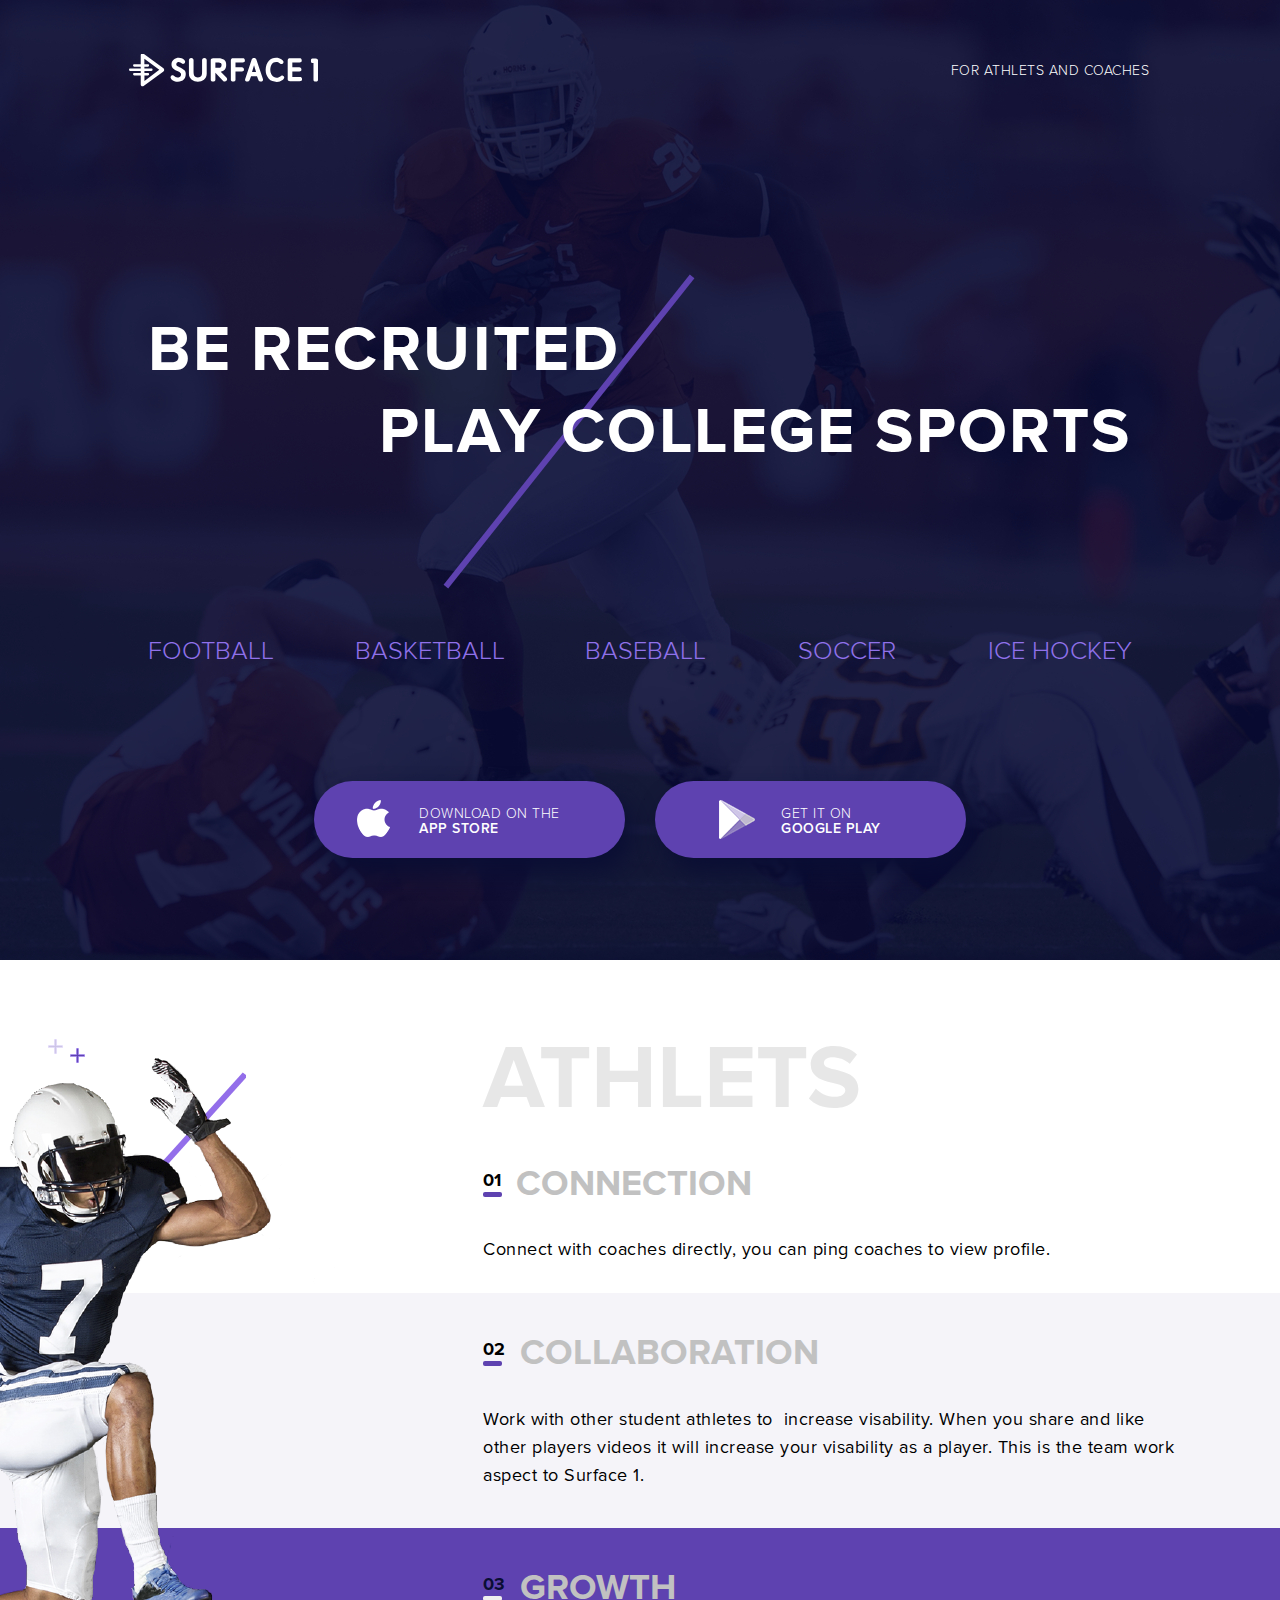
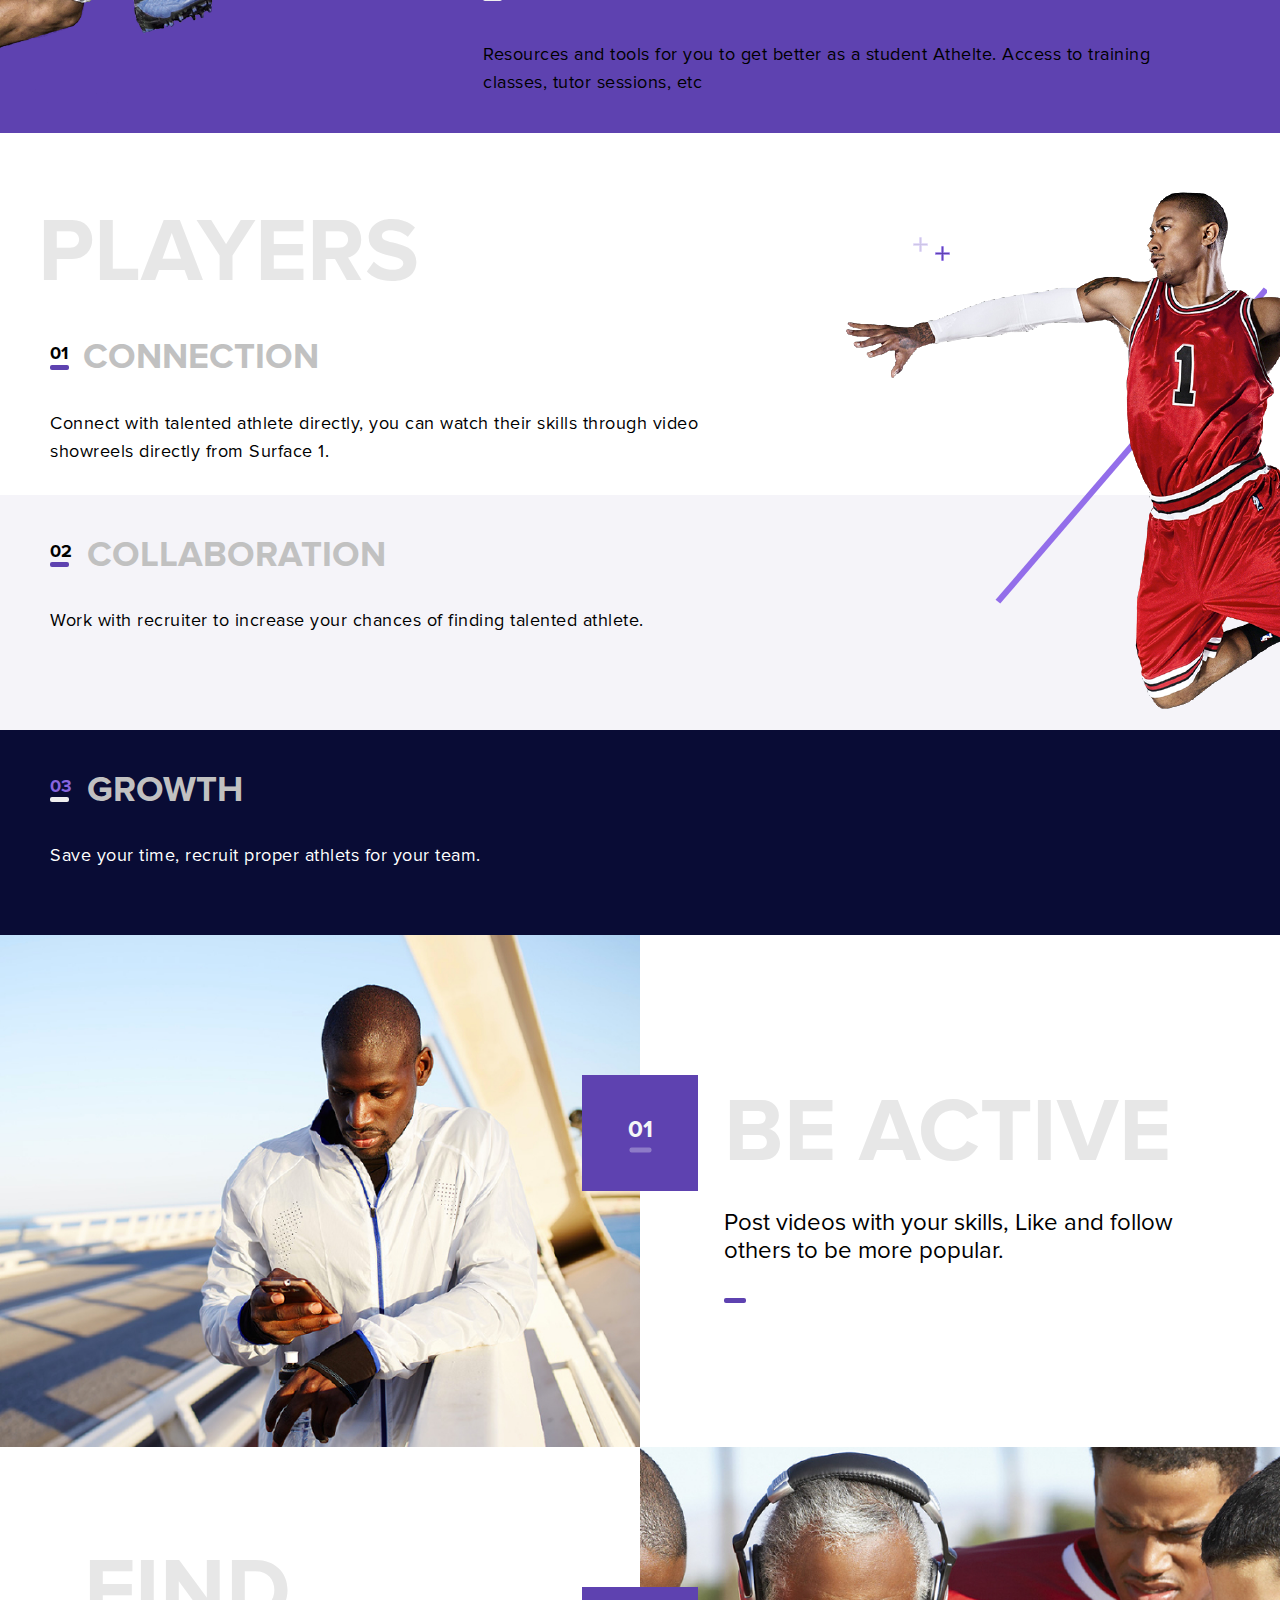
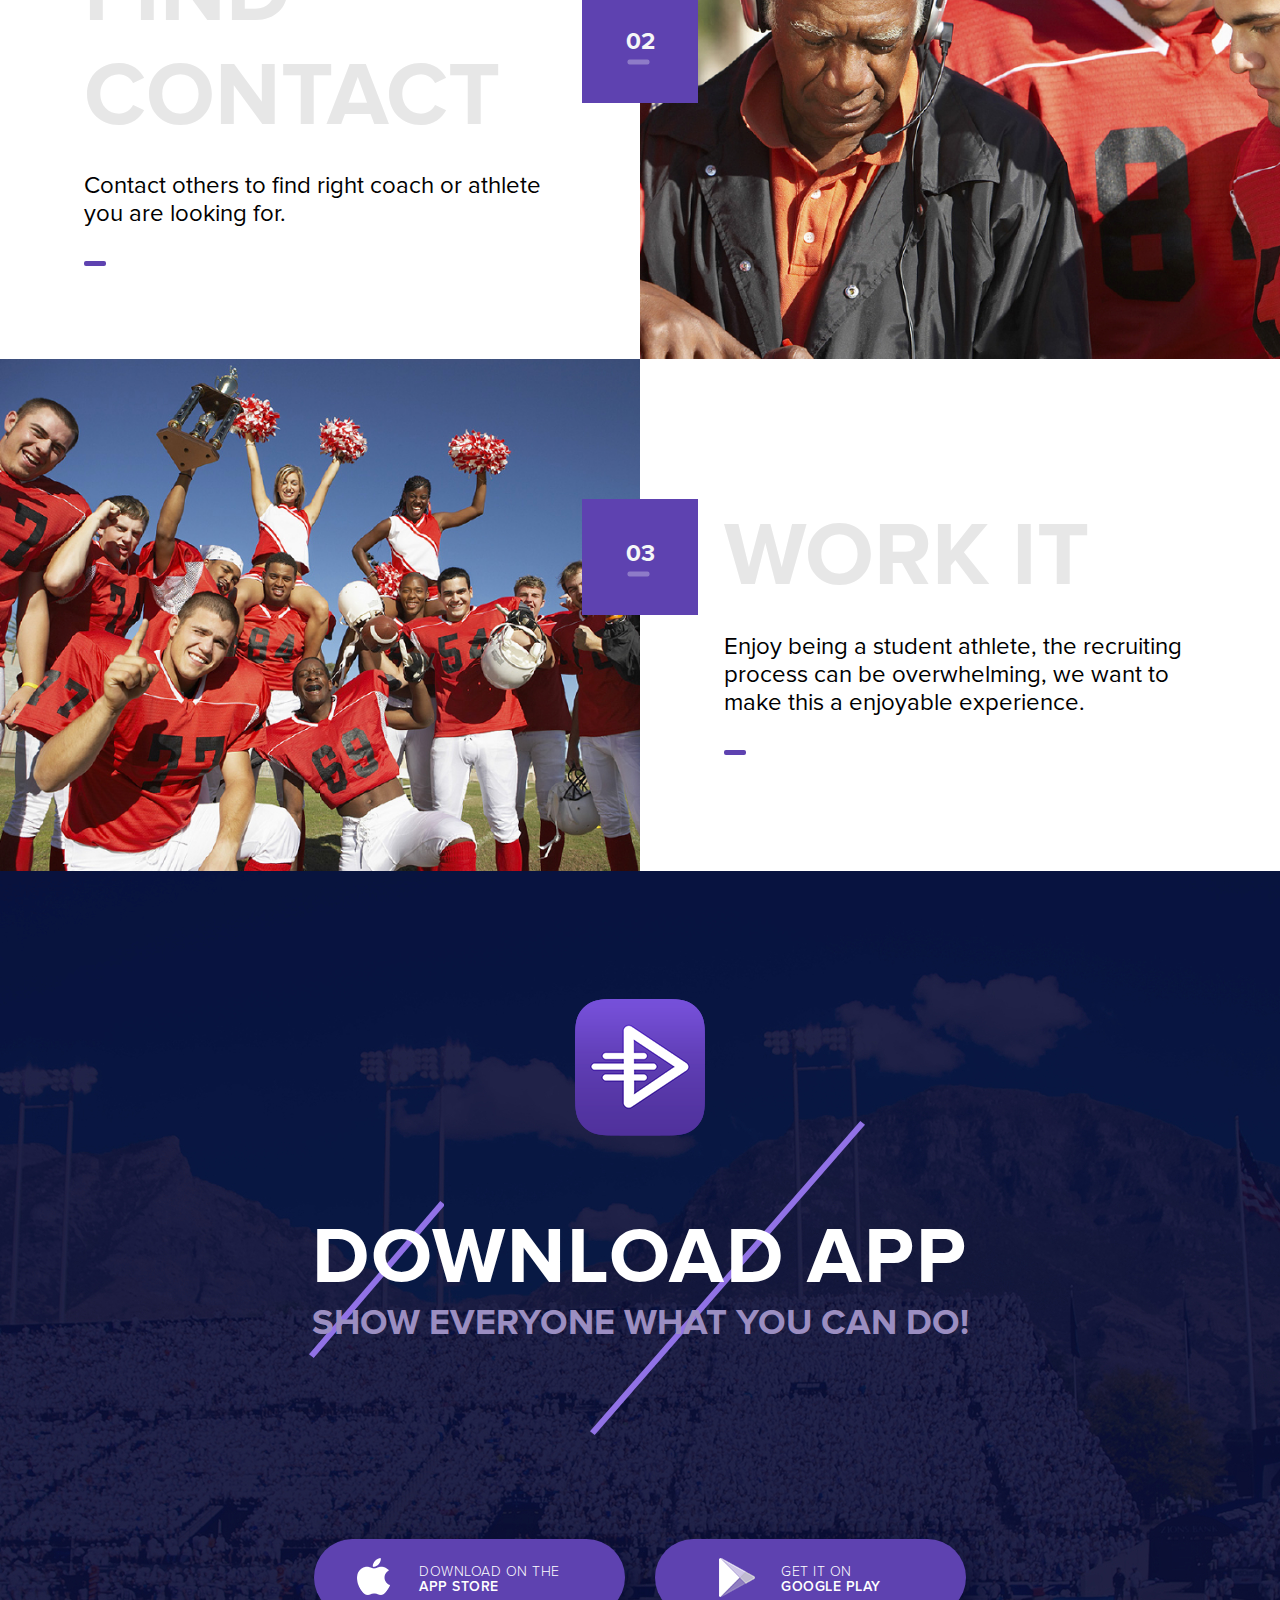
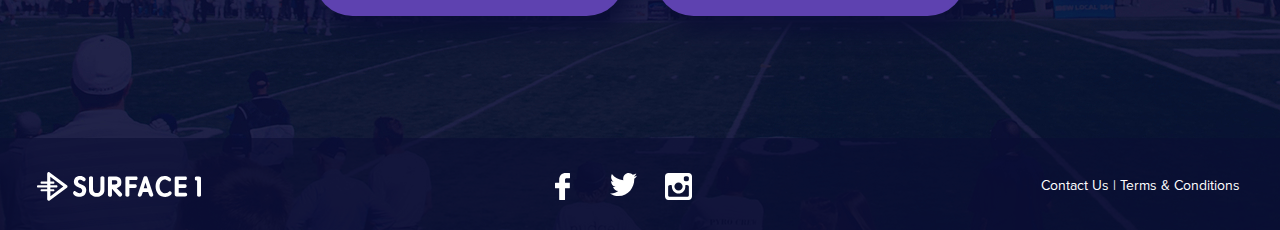
<file: index.html>
<!DOCTYPE html>
<html lang="en">
    <head>
        <title>Surface</title>
        <meta charset="UTF-8">
        <meta name="viewport" content="width=device-width, initial-scale=1.0">
        <link rel="stylesheet" href="css/normalize.min.css">
        <link rel="stylesheet" href="css/style.css">
    </head>
    <body>
        <header class="header">
            <div class="header__top flex-container">
                <div class="logo header__logo"><h1>Surface</h1></div>
                <span class="header__target-group">for athlets and coaches</span>
            </div>
            <div class="slogan flex-container">
                <h2 class="header__slogan header__slogan--left">BE RECRUITED</h2>
                <h2 class="header__slogan header__slogan--right">PLAY COLLEGE SPORTS</h2>
                <div class="line line1"></div>
            </div>
            <div class="header__links flex-container">
                <nav class="sport">
                    <ul class="flex-container  sport__flex--top">
                        <li class="sport__link"><a href="#Football">Football</a></li>
                        <li class="sport__link"><a href="#Basketball">Basketball</a></li>
                        <li class="sport__link"><a href="#Baseball">Baseball</a></li>
                    </ul>
                    <ul class="flex-container  sport__flex--bottom">
                        <li class="sport__link"><a href="#Soccer">Soccer</a></li>
                        <li class="sport__link"><a href="#Icehockey">Ice hockey</a></li>
                    </ul>
                </nav>
                <div class="app header__app">
                    <a href="http://www.apple.com/" class="app__button app__button--apple">
                        <span class="app__appeal">download on the</span><br>
                        <span class="app__brand">app store</span>
                    </a>
                    <a href="https://play.google.com" class="app__button app__button--google">
                        <span class="app__appeal">get it on</span><br>
                        <span class="app__brand">google play</span>
                    </a>
                </div>
            </div>
        </header>
        
        <main>
            <section class="sliders">
                <div class="slider slider--1 sliders__slider">
                    <div class="slider-bg">
                        <div class="footballer"></div>
                        <div class="crosses">
                            <div class="cross"></div>
                            <div class="cross cross--transparent"></div>
                        </div>
                        <div class="line line2"></div>
                    </div>
                    <h2 class="slider__header">ATHLETS</h2>
                    <div class="slides flex-container">
                        <div class="slider__slide slider__slide--white">
                            <span class="slide__number">01</span>
                            <h3 class="slide__header">Connection</h3>
                            <p class="slide__text">Connect with coaches directly, you can ping coaches to view profile.</p>
                        </div>
                        <div class="slider__slide">
                            <span class="slide__number">02</span>
                            <h3 class="slide__header">Collaboration</h3>
                            <p class="slide__text">Work with other student athletes to  increase visability. When you share and like other players videos it will increase your visability as a player. This is the team work aspect to Surface 1.</p>
                        </div>
                        <div class="slider__slide slider__slide--violet">
                            <span class="slide__number slide__number--blue">03</span>
                            <h3 class="slide__header">Growth</h3>
                            <p class="slide__text">Resources and tools for you to get better as a student Athelte. 
                                Access to training classes, tutor sessions, etc </p>
                        </div>
                    </div>
                    <div class="slider__controls flex-container">
                        <div class="slider__control-item slider__control-item--active"></div>
                        <div class="slider__control-item"></div>
                        <div class="slider__control-item"></div>
                    </div>
                </div>
                <div class="slider slider--2 sliders__slider">
                    <div class="slider-bg">
                        <div class="player"></div>
                        <div class="crosses">
                            <div class="cross"></div>
                            <div class="cross cross--transparent"></div>
                        </div>
                        <div class="line line3"></div>
                        <div class="line line4"></div>
                        <div class="cross"></div>
                    </div>
                    <h2 class="slider__header">Players</h2>
                    <div class="slides flex-container">
                        <div class="slider__slide slider__slide--white">
                            <span class=" slide__number">01</span>
                            <h3 class="slide__header">Connection</h3>
                            <p class="slide__text">Connect with talented athlete directly, you can watch their 
                                skills through video showreels directly from Surface 1.</p>
                        </div>
                        <div class="slider__slide">
                            <span class="slide__number">02</span>
                            <h3 class="slide__header">Collaboration</h3>
                            <p class="slide__text">Work with recruiter to increase your chances of finding
                                talented athlete.</p>
                        </div>
                        <div class="slider__slide slider__slide--blue">
                            <span class="slide__number slide__number--violet">03</span>
                            <h3 class="slide__header">Growth</h3>
                            <p class="slide__text slide__text--white">Save your time, recruit proper athlets for your team.</p>
                        </div>
                    </div>
                    <div class="slider__controls flex-container">
                        <div class="slider__control-item slider__control-item--active"></div>
                        <div class="slider__control-item"></div>
                        <div class="slider__control-item"></div>
                    </div>
                </div>
            </section>
            
            <section class="appeals">
                <div class="appeal appeals__appeal flex-container">
                    <div class="appeal__bg appeal__bg--1">
                        <div class="appeal__rectangle">
                        <span class="number appeal__number">01</span>
                    </div>
                    </div>
                    <div class="appeal__main">
                        <h2 class="appeal__header">Be active</h2>
                        <p class="appeal__text">Post videos with your skills,
                            Like and follow others to be more popular.</p>
                        <div class="appeal__line"></div>
                    </div>
                </div>
                <div class="appeal appeals__appeal flex-container">
                    <div class="appeal__bg appeal__bg--2">
                        <div class="appeal__rectangle">
                        <span class="number appeal__number">02</span>
                    </div>
                    </div>
                    <div class="appeal__main">
                        <h2 class="appeal__header">FIND CONTACT</h2>
                        <p class="appeal__text">Contact others to find right coach 
                            or athlete you are looking for. </p>
                    <div class="appeal__line"></div>
                    </div>
                </div>
                <div class="appeal appeals__appeal flex-container">
                    <div class="appeal__bg appeal__bg--3">
                        <div class="appeal__rectangle">
                        <span class="number appeal__number">03</span>
                    </div>
                    </div>
                    <div class="appeal__main">
                        <h2 class="appeal__header">WORK IT</h2>
                        <p class="appeal__text">Enjoy being a student athlete, 
                            the recruiting process can be overwhelming, 
                            we want to make this a enjoyable experience. </p>
                    <div class="appeal__line"></div>
                    </div>
                </div>
            </section>
        </main>
        
        <footer class="footer">
            <div class="footer__head">
                <div class="app-logo"></div>
                <div class="footer__header">
                    <h3>download app</h3>
                    <div class="line line5"></div>
                    <div class="line line6"></div>
                </div>
                <div class="footer__sub-header">Show everyone what you can do!</div>
            </div>
            <div class="app">
                <a href="http://www.apple.com/" class="app__button app__button--apple">
                    <span class="app__appeal">download on the</span><br>
                    <span class="app__brand">app store</span>
                </a>
                <a href="https://play.google.com" class="app__button app__button--google">
                    <span class="app__appeal">get it on</span><br>
                    <span class="app__brand">google play</span>
                </a>
            </div>
            <div class="footer__bottom flex-container">
                <div class="logo footer__logo"></div>
                <div class="social flex-container">
                    <a href="http://www.facebook.com" class="social__icon social__icon--fb"></a>
                    <a href="http://www.twitter.com" class="social__icon social__icon--tw"></a>
                    <a href="http://www.instagram.com" class="social__icon social__icon--in"></a>
                </div>
                <div class="footer__links">
                    <a href="#contact">Contact Us</a> | 
                    <a href="#terms">Terms & Conditions</a>
                </div>
            </div>
        </footer>
        <script src="js/jquery-3.1.0.min.js"></script>
        <script src="js/jquery.touchSwipe.min.js"></script>
        <script src="js/script.js"></script>
    </body>
</html>
</file>
<file: css/style.css>
progress,sub,sup{vertical-align:baseline}button,hr,input{overflow:visible}html{font-family:sans-serif;line-height:1.15;-ms-text-size-adjust:100%;-webkit-text-size-adjust:100%}body{margin:0}article,aside,details,figcaption,figure,footer,header,main,menu,nav,section,summary{display:block}audio,canvas,progress,video{display:inline-block}audio:not([controls]){display:none;height:0}[hidden],template{display:none}a{background-color:transparent;-webkit-text-decoration-skip:objects}a:active,a:hover{outline-width:0}abbr[title]{border-bottom:none;text-decoration:underline;text-decoration:underline dotted}b,strong{font-weight:bolder}dfn{font-style:italic}h1{font-size:2em;margin:.67em 0}mark{background-color:#ff0;color:#000}small{font-size:80%}sub,sup{font-size:75%;line-height:0;position:relative}sub{bottom:-.25em}sup{top:-.5em}img{border-style:none}svg:not(:root){overflow:hidden}code,kbd,pre,samp{font-family:monospace,monospace;font-size:1em}figure{margin:1em 40px}hr{box-sizing:content-box;height:0}button,input,optgroup,select,textarea{font:inherit;margin:0}optgroup{font-weight:700}button,select{text-transform:none}[type=reset],[type=submit],button,html [type=button]{-webkit-appearance:button}[type=button]::-moz-focus-inner,[type=reset]::-moz-focus-inner,[type=submit]::-moz-focus-inner,button::-moz-focus-inner{border-style:none;padding:0}[type=button]:-moz-focusring,[type=reset]:-moz-focusring,[type=submit]:-moz-focusring,button:-moz-focusring{outline:ButtonText dotted 1px}fieldset{border:1px solid silver;margin:0 2px;padding:.35em .625em .75em}legend{box-sizing:border-box;color:inherit;display:table;max-width:100%;padding:0;white-space:normal}textarea{overflow:auto}[type=checkbox],[type=radio]{box-sizing:border-box;padding:0}[type=number]::-webkit-inner-spin-button,[type=number]::-webkit-outer-spin-button{height:auto}[type=search]{-webkit-appearance:textfield;outline-offset:-2px}[type=search]::-webkit-search-cancel-button,[type=search]::-webkit-search-decoration{-webkit-appearance:none}::-webkit-input-placeholder{color:inherit;opacity:.54}::-webkit-file-upload-button{-webkit-appearance:button;font:inherit}@font-face{font-family:"Proxima Nova";src:url("../fonts/Proxima Nova Regular.otf");font-weight:400}@font-face{font-family:"Proxima Nova";src:url("../fonts/Proxima Nova Bold.otf");font-weight:700}@font-face{font-family:"Proxima Nova";src:url("../fonts/Proxima Nova Semibold.otf");font-weight:600}@font-face{font-family:"Proxima Nova";src:url("../fonts/Proxima Nova Light.otf");font-weight:300}  body,html{min-width:290px;width:100%;font-size:10px;font-family:"Proxima Nova",Arial,sans-serif;overflow-x:hidden}  h2,h3{margin:0}  a{text-decoration:none;color:#fff;cursor:pointer}  li,ul{margin:0;padding:0;list-style:none}  .flex-container{display:-ms-flexbox;display:flex}  .header{background:url(../img/320/header-bg.jpg) top center no-repeat;background-size:cover;min-height:56.8rem}  .header__top{-ms-flex-pack:center;justify-content:center;padding:3.9rem 2rem 13.8rem 2rem}  .logo{background:url(../img/logo.svg) center no-repeat;background-size:contain}  .header__logo{width:13.7rem;height:2.4rem}  .header__logo h1{display:none}  .header__target-group{display:none}  .slogan{width:95.3125%;position:relative;margin-left:auto;margin-right:auto;-ms-flex-direction:column;flex-direction:column}  .header__slogan{position:relative;z-index:1;font-size:3.2rem;font-weight:700;line-height:3.2rem;color:#fff;letter-spacing:.15rem}  .header__slogan--left{-ms-flex-item-align:start;align-self:flex-start;margin-bottom:1.5rem}  .header__slogan--right{-ms-flex-item-align:end;align-self:flex-end;width:25rem;line-height:3.8rem}  .line1{position:absolute;width:14.1rem;height:17.6rem;top:-3.2rem;left:25.24590164%;background:url(../img/320/line1.svg) no-repeat;background-size:contain;z-index:0}  .header__links{-ms-flex-direction:column-reverse;flex-direction:column-reverse;margin-top:11rem}  .sport{width:77.5%;margin-top:4.5rem;margin-left:auto;margin-right:auto;margin-bottom:8vmin}  .sport .sport__flex--top{-ms-flex-pack:justify;justify-content:space-between;margin-bottom:3.4vw}  .sport .sport__flex--bottom{-ms-flex-pack:distribute;justify-content:space-around;padding-left:1rem}  .sport .sport__link{display:inline-block}  .sport .sport__link a{color:#9071ea;font-size:3.6vw;font-weight:300;text-transform:uppercase}  .sport .sport__link a:hover{color:#b39df1;transition:background-color .2s}  .sport .sport__link a:active{color:#d5caf7}  .app{margin:0 auto;width:29.2rem;font-size:0}  .app__button{display:inline-block;box-sizing:border-box;width:14.2rem;height:3.9rem;border-radius:2.4rem;box-shadow:0 1rem 1.6rem #0a0e34;color:#fff;font-size:.8rem;line-height:1.1rem;text-transform:uppercase;padding-top:1rem;letter-spacing:.05rem}  .app__button:hover{background-color:#4a348b;transition:background-color .2s}  .app__button:active{background-color:#362666}  .app__button .app__appeal{font-weight:300}  .app__button .app__brand{font-weight:600}  .app__button--apple{padding-left:4.5rem;background:url(../img/320/icon-apple.png) 2rem 1.1rem no-repeat,#5e42b0;margin-right:.8rem}  .app__button--google{padding-left:5.4rem;background:url(../img/320/icon-google.png) 3rem 1rem no-repeat,#5e42b0}  .slider{position:relative}  .slider__header{color:#e7e7e7;font-size:5rem;font-weight:700;margin-bottom:23rem;margin-top:2rem;margin-left:1.9rem;text-transform:uppercase}  .cross{position:absolute;width:1.5rem;height:1.5rem;background:url(../img/cross.svg) no-repeat;background-size:contain}  .cross--transparent{opacity:.3}  .crosses{position:absolute;width:3.7rem;height:2.4rem;left:16.5625%}  .crosses .cross{bottom:0;right:0}  .crosses .cross--transparent{top:0;left:0}  .slider--1 .crosses{top:7.1rem}  .slider--2 .crosses{top:8rem}  .slider--2 .slider-bg>.cross{display:none;top:36.1rem;right:32.7rem}  .footballer{position:absolute;width:19.2rem;height:28.1rem;top:6.2rem;left:21.875%;background:url(../img/320/footballer.png) no-repeat;background-size:contain}  .player{position:absolute;width:30.2rem;height:24.8rem;top:8.2rem;left:51%;transform:translateX(-50%);background:url(../img/320/player.png) no-repeat;background-size:contain}  .line2{position:absolute;width:18.3rem;height:20rem;top:7.3rem;left:20.3125%;background:url(../img/320/line2.svg) no-repeat;z-index:-1}  .line3{position:absolute;width:9.5rem;height:11.1rem;top:20.3rem;left:16.25%;background:url(../img/320/line3.svg) no-repeat;z-index:-1}  .line4{position:absolute;width:8rem;height:9.3rem;top:10.3rem;left:62.1875%;background:url(../img/320/line4.svg) no-repeat;z-index:-1}  .slides{position:relative;width:100%;right:0;transition:right .3s;z-index:-2}  .slider__slide{width:90.625%;padding-top:7.5rem;padding-left:4.6875%;padding-right:4.6875%;-ms-flex-negative:0;flex-shrink:0;background-color:#f5f4f9}  .slider--1 .slider__slide{min-height:20.7rem}  .slider--2 .slider__slide{min-height:15.5rem}  .slide__number{position:relative;display:inline-block;color:#000;font-size:1.4rem;font-weight:700;text-transform:uppercase;margin-right:1.2rem;bottom:.7rem}  .slide__number:after{position:absolute;content:"";width:1.7rem;height:.4rem;bottom:-.3rem;left:0;background-color:#5e42b0;border-radius:.1rem}  .slide__header{display:inline-block;color:#c1c1c1;font-size:2.8rem;font-weight:700;text-transform:uppercase}  .slide__text{color:#000;font-size:1.5rem;line-height:1.8rem;font-weight:400;letter-spacing:.05rem;margin-top:2rem;margin-bottom:6rem}  .slider__controls{position:absolute;left:50%;bottom:2.7rem;-ms-flex-pack:justify;justify-content:space-between;width:5.4rem;margin-left:-2.7rem}  .slider__control-item{width:1rem;height:1rem;background-color:#d8d8d8;border-radius:50%;cursor:pointer}  .slider__control-item--active{background-color:#5c3caf;transition:background-color .3s}  .appeal{-ms-flex-direction:column;flex-direction:column}  .appeal__bg{position:relative;width:100%;height:35.1rem;background-size:cover!important}  .appeal__bg--1{background:url(../img/320/active.jpg) center no-repeat}  .appeal__bg--2{background:url(../img/320/find-contact.jpg) top center no-repeat}  .appeal__bg--3{background:url(../img/320/work-it.jpg) top center no-repeat}  .appeal__rectangle{position:absolute;bottom:-1.2rem;left:5.9375%;width:7rem;height:7rem;background-color:#5e42b0}  .appeal__number{position:absolute;left:50%;top:50%;transform:translate(-50%,-60%);color:#f5f6f7;font-size:1.4rem;font-weight:700;text-transform:uppercase}  .appeal__number:after{position:absolute;content:"";left:0;bottom:-.3rem;width:1.6rem;height:.4rem;opacity:.3;background-color:#fff;border-radius:.1rem}  .appeal__main{padding:3rem 1.9rem}  .appeal__header{color:#e7e7e7;font-size:2.8rem;font-weight:700;text-transform:uppercase}  .appeal__text{font-size:1.6rem;font-weight:400;line-height:2rem;margin-bottom:2.4rem}  .appeal__line{width:2.2rem;height:.5rem;background-color:#5e42b0;border-radius:.2rem;margin-left:19;margin-bottom:2rem}  .footer{position:relative;background:url(../img/320/footer-bg.jpg) center no-repeat;background-size:cover;height:56.8rem}  .footer__head{position:relative;text-align:center;padding-top:22.8rem;z-index:1;margin-bottom:7rem}  .app-logo{position:absolute;content:"";width:7.3rem;height:7.8rem;left:50%;top:9.7rem;margin-left:-3.6rem;background:url(../img/320/app-logo.png) no-repeat}  .footer__header{position:relative;width:29rem;margin:0 auto}  .footer__header h3{color:#fff;font-size:3.4rem;font-weight:700;text-transform:uppercase;letter-spacing:.12rem}  .footer__header .line5{position:absolute;width:6.1rem;height:7rem;top:-1rem;left:.3rem;background:url(../img/320/line5.svg) no-repeat;z-index:-1}  .footer__header .line6{position:absolute;width:9.8rem;height:12.3rem;top:-3.5rem;right:5.8rem;background:url(../img/320/line6.svg) no-repeat;z-index:-1}  .footer__sub-header{color:#9b8ec1;font-size:1.5rem;font-weight:700;text-transform:uppercase;letter-spacing:.03rem}  .footer__bottom{position:absolute;bottom:0;width:100%;height:5rem}  .footer__bottom:after{position:absolute;content:"";top:0;left:0;opacity:.6;background-color:#0a0e34;width:100%;height:5rem;z-index:1}  .footer__links,.logo .footer__logo{display:none}  .social{position:relative;-ms-flex-pack:justify;justify-content:space-between;width:12.4rem;height:1.8rem;opacity:1;margin:1.9rem auto 0 auto;z-index:2}  .social__icon{width:1.7rem;height:1.7rem;background-size:contain!important}  .social__icon:hover{opacity:.8;transition:opacity .15s}  .social__icon:active{opacity:.5}  .social__icon--fb{background:url(../img/facebook.svg) no-repeat}  .social__icon--tw{background:url(../img/twitter.svg) no-repeat}  .social__icon--in{background:url(../img/instagram.svg) no-repeat}@media screen and (min-width:480px){.header__slogan--right{width:auto}}@media screen and (min-width:520px){html{font-size:11px}.slider--1 .slider__slide{min-height:15.5rem}.appeal__bg--1{background:url(../img/768/active.jpg) center no-repeat}.appeal__bg--2{background:url(../img/768/find-contact.jpg) top center no-repeat}.appeal__bg--3{background:url(../img/768/work-it.jpg) top center no-repeat}}@media screen and (min-width:600px){html{font-size:12px}}@media screen and (min-width:768px){html{font-size:10px}.header{background:url(../img/768/header-bg.jpg) top center no-repeat;background-size:cover;min-height:96rem}.header__top{-ms-flex-pack:justify;justify-content:space-between;padding-top:5.2rem;padding-bottom:18.8rem}.header__logo{width:18.9rem;height:3.3rem;background-size:cover}.header__logo h1{display:none}.header__target-group{display:inline-block;color:#fff;font-size:1.4rem;font-weight:300;line-height:3.4rem;text-transform:uppercase;letter-spacing:.05rem}.slogan{width:76.82291667%}.header__slogan{font-size:6.4rem;line-height:1;letter-spacing:.24rem}.header__slogan--right{width:48rem;line-height:7rem}.line1{width:25.2rem;height:31.7rem;top:-4.4rem;left:29.94791667%;background:url(../img/768/line1.svg) no-repeat;background-size:contain}.header__links{-ms-flex-direction:column;flex-direction:column;margin-top:17rem}.sport{display:-ms-flexbox;display:flex;-ms-flex-pack:justify;justify-content:space-between;width:86.71875%;margin-top:0;margin-bottom:11.5rem}.sport .sport__flex--top{width:56.75675676%;margin-bottom:0}.sport .sport__flex--bottom{-ms-flex-pack:justify;justify-content:space-between;width:33.93393393%;padding-left:0}.sport .sport__link a{font-size:2.2vw}.app{width:65.2rem}.app__button{width:31.1rem;height:7.7rem;border-radius:4rem;box-shadow:.8rem 1.39rem 2.4rem #0a0e34;font-size:1.4rem;line-height:1.5rem;padding-top:2.5rem}.app__button--apple{padding-left:10.5rem;background:url(../img/768/icon-apple.png) 4.3rem 1.9rem no-repeat,#5e42b0;margin-right:3rem}.app__button--google{padding-left:12.6rem;background:url(../img/768/icon-google.png) 6.4rem 1.9rem no-repeat,#5e42b0}.slider__header{font-size:9rem;font-weight:700;margin-bottom:0;margin-top:7.4rem;margin-left:37.76041667%;line-height:1}.slider--1 .crosses{top:.5rem;left:3.77604167%}.slider--2 .crosses{top:3rem;right:25.78125%;left:auto}.footballer{width:33.5rem;height:69.9rem;top:2.4rem;left:0;background:url(../img/768/footballer.png) no-repeat}.player{width:43.6rem;height:56.5rem;top:-4rem;left:auto;right:0;transform:none;background:url(../img/768/player.png) no-repeat}.line2{width:28.6rem;height:31.7rem;top:3.8rem;left:-4rem;background:url(../img/768/line2.svg) no-repeat}.line3{width:27.2rem;height:31.7rem;top:8rem;left:auto;right:1%;background:url(../img/768/line3.svg) no-repeat}.line4{display:none}.slides{-ms-flex-direction:column;flex-direction:column}.slides .slider__slide{min-height:19.5rem}.slider__slide{width:54.94791667%;padding-top:4rem;padding-left:37.76041667%;padding-right:7.29166667%}.slider--2 .slider__slide{padding-left:3.90625%;padding-right:41.14583333%}.slider--2 .slider__header{margin-left:3.8rem}.slide__number{font-size:1.8rem;bottom:.9rem}.slide__number:after{width:1.9rem;height:.5rem;bottom:-.6rem;border-radius:.2rem}.slide__header{font-size:3.6rem}.slide__text{font-size:1.8rem;line-height:2.8rem;letter-spacing:.05rem;margin-top:3rem;margin-bottom:3rem}.slider__controls{display:none}.slider__slide.slider__slide--white{background-color:#fff;min-height:auto}.slider__slide.slider__slide--violet{background-color:#5e42b0;min-height:16.5rem}.slider__slide.slider__slide--blue{background-color:#090c35;min-height:16.5rem}.slide__number--blue{color:#0a0e34}.slide__number--blue:after{background-color:#efefef}.slide__number--violet{color:#8765dd}.slide__number--violet:after{background-color:#efefef}.slide__text--white{color:#fff}.appeal__bg{height:58.4rem}.appeal__bg--1{background:url(../img/768/active.jpg) center no-repeat}.appeal__bg--2{background:url(../img/768/find-contact.jpg) top center no-repeat}.appeal__bg--3{background:url(../img/768/work-it.jpg) top center no-repeat}.appeal__rectangle{bottom:-3.6rem;left:4.296875%;width:11.6rem;height:11.6rem}.appeal__number{font-size:2.4rem}.appeal__number:after{left:.2rem;bottom:-.9rem;width:2.2rem;height:.5rem;border-radius:.2rem}.appeal__main{padding:8.3rem 8rem 6.3rem 3.5rem}.appeal__header{font-size:9rem}.appeal__text{font-size:2.4rem;line-height:2.8rem;margin-bottom:3.3rem}.footer{background:url(../img/768/footer-bg.jpg) center no-repeat;background-size:cover;height:95.6rem}.footer__head{padding-top:34rem;margin-bottom:19.5rem}.app-logo{width:13rem;height:13.7rem;top:12.8rem;margin-left:-6.5rem;background:url(../img/768/app-logo.png) no-repeat}.footer__header{width:67rem}.footer__header h3{font-size:8rem;letter-spacing:.2rem}.footer__header .line5{width:13.6rem;height:15.7rem;background:url(../img/768/line5.svg) no-repeat}.footer__header .line6{width:27.5rem;height:31.4rem;top:-9rem;right:11rem;background:url(../img/768/line6.svg) no-repeat}.footer__sub-header{font-size:3.6rem;letter-spacing:0}.footer__bottom{height:9.2rem}.footer__bottom:after{height:9.2rem}.social{width:13.7rem;height:2.7rem;margin-top:3.5rem}.social__icon{width:2.7rem;height:2.7rem}.social__icon--fb{background:url(../img/facebook.svg) no-repeat}.social__icon--tw{background:url(../img/twitter.svg) no-repeat}.social__icon--in{background:url(../img/instagram.svg) no-repeat}}@media screen and (min-width:1280px){.header{background:url(../img/1920/header-bg.jpg) top center no-repeat;background-size:cover}.header__top{padding:5.4rem 10.20833333% 23rem 10.05208333%}.header__slogan--right{width:auto}.sport{width:76.82291667%}.sport .sport__link a{font-size:2vw}.appeal{-ms-flex-direction:row;flex-direction:row}.appeal>*{width:50%;box-sizing:border-box}.appeal:nth-child(2n){-ms-flex-direction:row-reverse;flex-direction:row-reverse}.appeal:nth-child(2n) .appeal__rectangle{left:0}.appeal__bg{height:40vw}.appeal__rectangle{bottom:50%;left:100%;transform:translateX(-50%)}.appeal__main{padding-left:6.6vw}.footer{background:url(../img/1920/footer-bg.jpg) top center no-repeat;background-size:cover;height:95.9rem}.footer__logo{position:relative;display:block;width:17.2rem;height:3rem;margin-top:3.4rem;margin-left:2.60416667%;z-index:2}.footer__links{position:relative;display:block;margin-top:4rem;margin-right:3.125%;font-size:1.4em;color:#fff;z-index:2}.footer__links a:hover{color:#7a61c4;transition:color .15s}.footer__links a:active{color:#b9abe0}}@media screen and (min-width:1423px){.slogan{width:79.6875%}.header__slogan{font-size:7.5rem}.header__slogan--left{margin-bottom:1rem}.line1{top:-7.7rem;left:26.14379085%}.header__links{margin-top:1rem}.sport{width:40%;margin-left:auto;margin-right:10.41666667%;margin-bottom:18rem}.sport .sport__link a{font-size:1.4rem}.app{width:67.2rem}.app__button--apple{margin-right:5rem}.slider__header{margin-top:10rem;margin-left:52.55208333%}.slider__slide{padding-left:52.39583333%;padding-right:11.5625%;width:36.04166667%}.slide__text{font-size:2rem;letter-spacing:0}.slider--2 .slider__header{margin-left:12.39583333%}.slider--2 .slider__slide{padding-left:12.39583333%;padding-right:51.5625%}.slider--1 .crosses{top:4rem;left:20.41666667%}.slider--2 .crosses{top:0;right:40.78125%}.slider--2 .slider-bg>.cross{display:block;top:36.1rem;right:17.03125%}.footballer{width:35.3125%;height:95rem;top:-5rem;left:16.66666667%;background:url(../img/1920/footballer.png) no-repeat;background-size:contain}.player{width:51.61458333%;height:81.5rem;top:-10rem;left:auto;right:6.51041667%;background:url(../img/1920/player.png) no-repeat;background-size:contain}.line2{width:30.20833333%;height:66.8rem;top:-3.8rem;left:15.78125%;background:url(../img/1920/line2.svg) no-repeat;background-size:contain}.line3{width:14.42708333%;height:32.1rem;top:23rem;right:34.16666667%;background:url(../img/1920/line3.svg) no-repeat;background-size:contain}.line4{display:block;width:14.16666667%;height:31.9rem;top:-7rem;right:9.73958333%;left:auto;background:url(../img/1920/line4.svg) no-repeat;background-size:contain}.appeal__bg{height:58.4rem}.appeal__bg--1{background:url(../img/1920/active.jpg) center no-repeat}.appeal__bg--2{background:url(../img/1920/find-contact.jpg) top center no-repeat}.appeal__bg--3{background:url(../img/1920/work-it.jpg) top center no-repeat}}@media screen and (min-width:1903px){.header__top{padding-top:5.4rem;padding-bottom:30rem}.header__slogan{font-size:9rem;line-height:1;letter-spacing:.4rem}.header__slogan--left{margin-bottom:0}.header__slogan--right{position:relative;line-height:1;z-index:0}.line1{top:-9rem;background:url(../img/1920/line1.svg) no-repeat;background-size:contain}.sport{width:29.53125%}.footballer{top:-7rem}.player{top:-14rem}.slider__header{margin-top:11rem}.slider__slide{padding-top:6rem}.slider__slide--white{padding-top:8rem}.slider__slide--blue,.slider__slide--violet{padding-top:9rem}.slide__text{margin-bottom:6rem}.appeal__bg{height:76.8rem}.appeal__rectangle{width:16.8rem;height:15.5rem}.appeal__text{margin-top:11rem;margin-bottom:8.5rem;width:50rem}.footer__head{padding-left:15rem;padding-top:24rem;margin-bottom:16rem}.app-logo{top:22.9rem;left:50.4rem}.footer__header{width:78rem}.footer__header h3{font-size:9rem}.footer__header .line5{left:2.4rem;top:-2rem}.footer__header .line6{top:-10rem;right:11.5rem}.footer__bottom,.footer__bottom:after{height:16.8rem}.footer__logo{margin-top:7.1rem}.social{margin-top:7.4rem}.footer__links{margin-top:7.8rem}}@media screen and (-ms-high-contrast:active),(-ms-high-contrast:none){*{letter-spacing:0}}
/*# sourceMappingURL=style.css.map */
</file>
